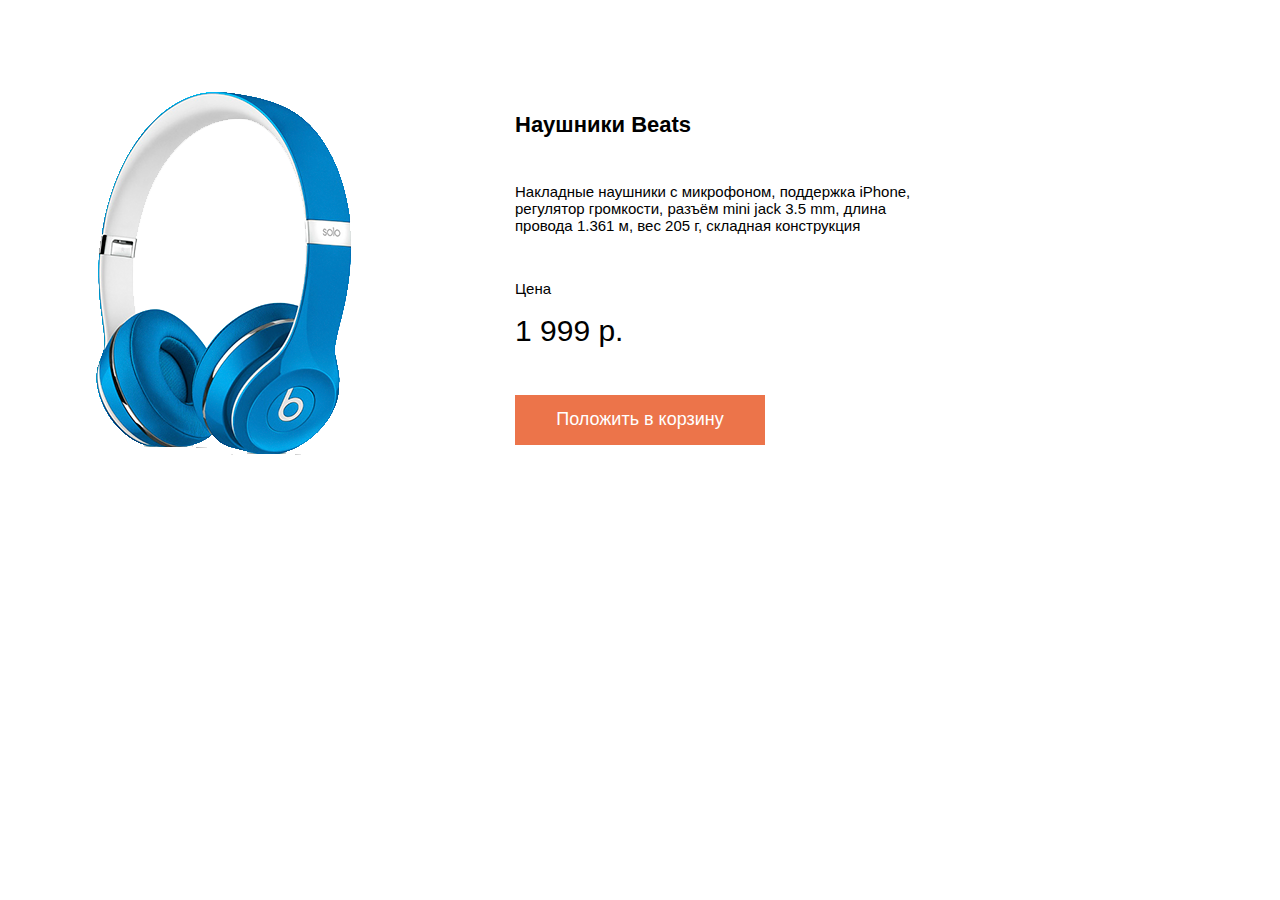
<file: product card/index.html>
<html>
    <head>
        <meta charset="UTF-8">
        <meta name="viewport" content="width=device-width, initial-scale=1.0">
        <title> Product card</title>
        <link rel="stylesheet" href="styles.css">
    </head>
    <body>
    <div class="container">
        <img src="image.png" class="image"> 
        <div class="content">
            <h1 class="header"> Наушники Beats</h1>
            <div class="description"> Накладные наушники с микрофоном, поддержка iPhone, 
                регулятор громкости, разъём mini jack 3.5 mm, длина 
                провода 1.361 м, вес 205 г, складная конструкция</div>
            <div class="price">Цена</div>   
            <div class="price-tag">1 999 р.</div>
            <button type="button" class="button text">Положить в корзину</button>
        </div>
        
    </div>		
    </body>
</html>
</file>
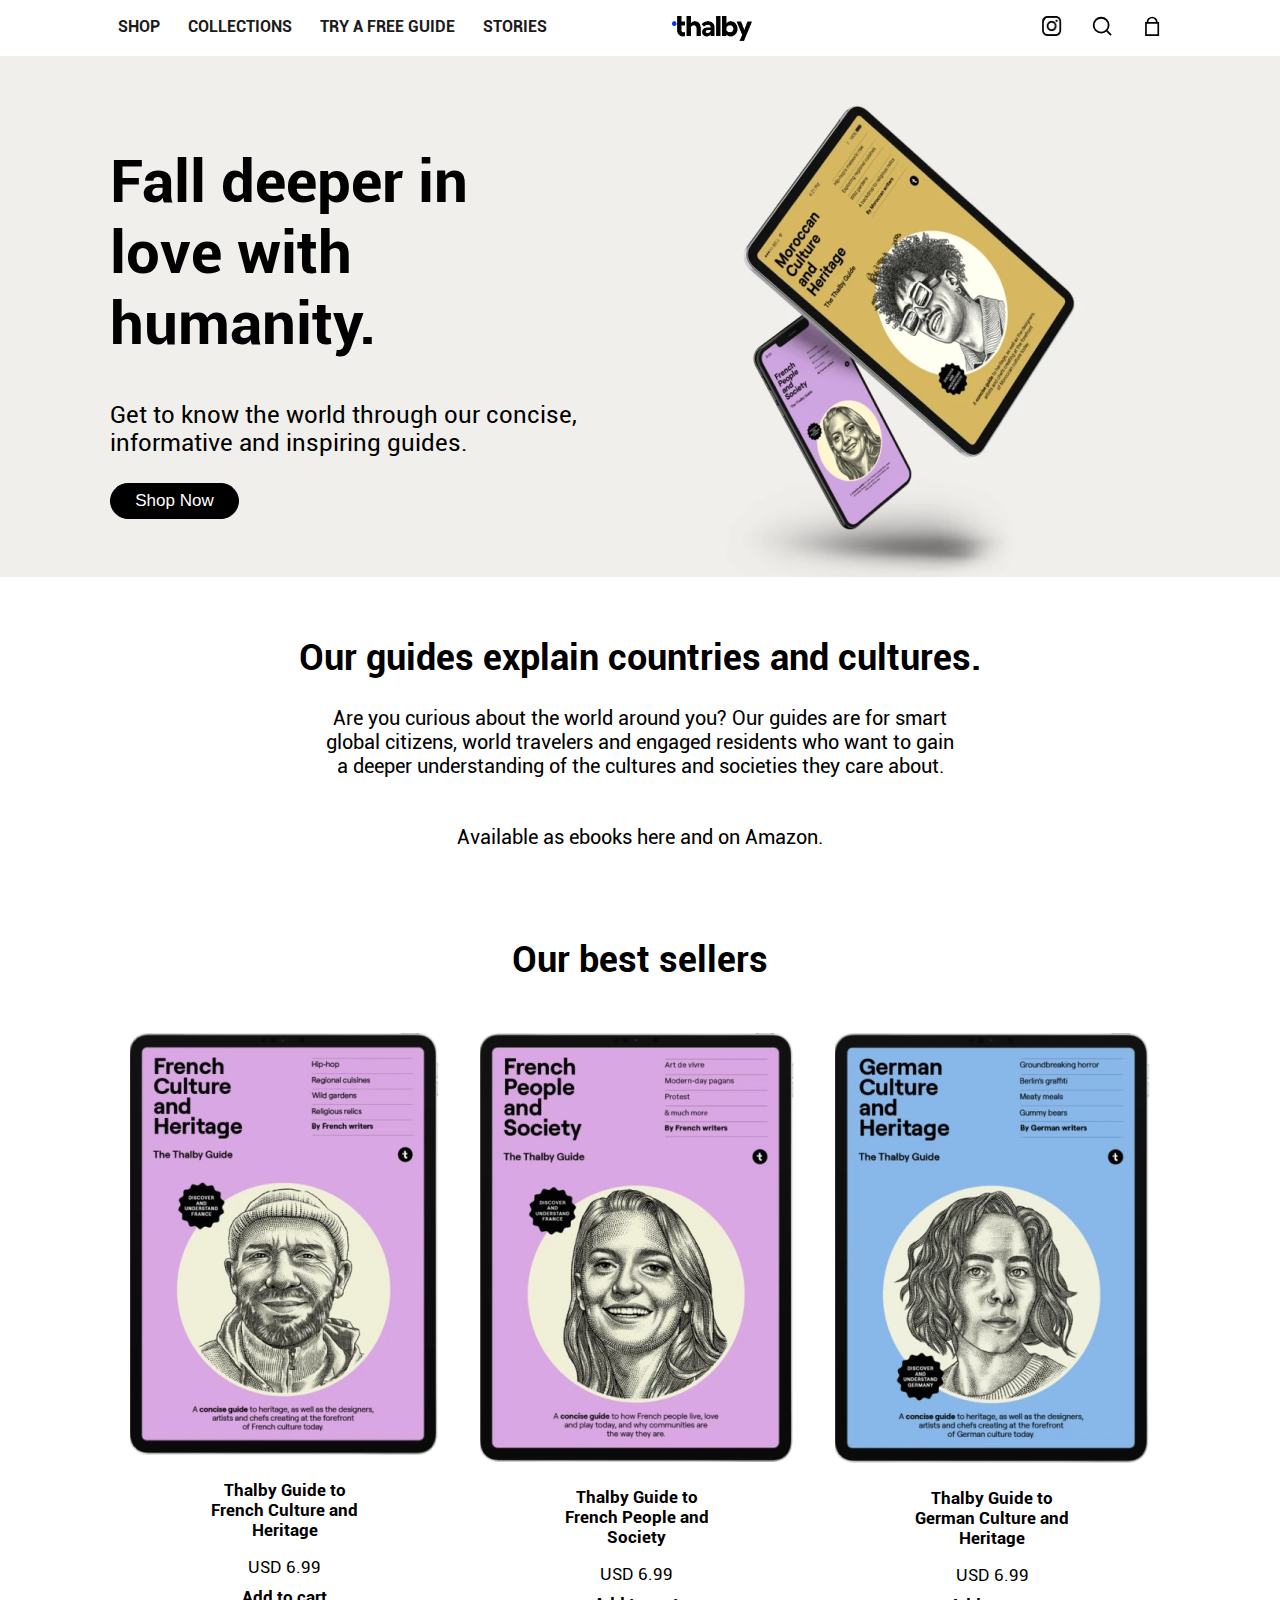
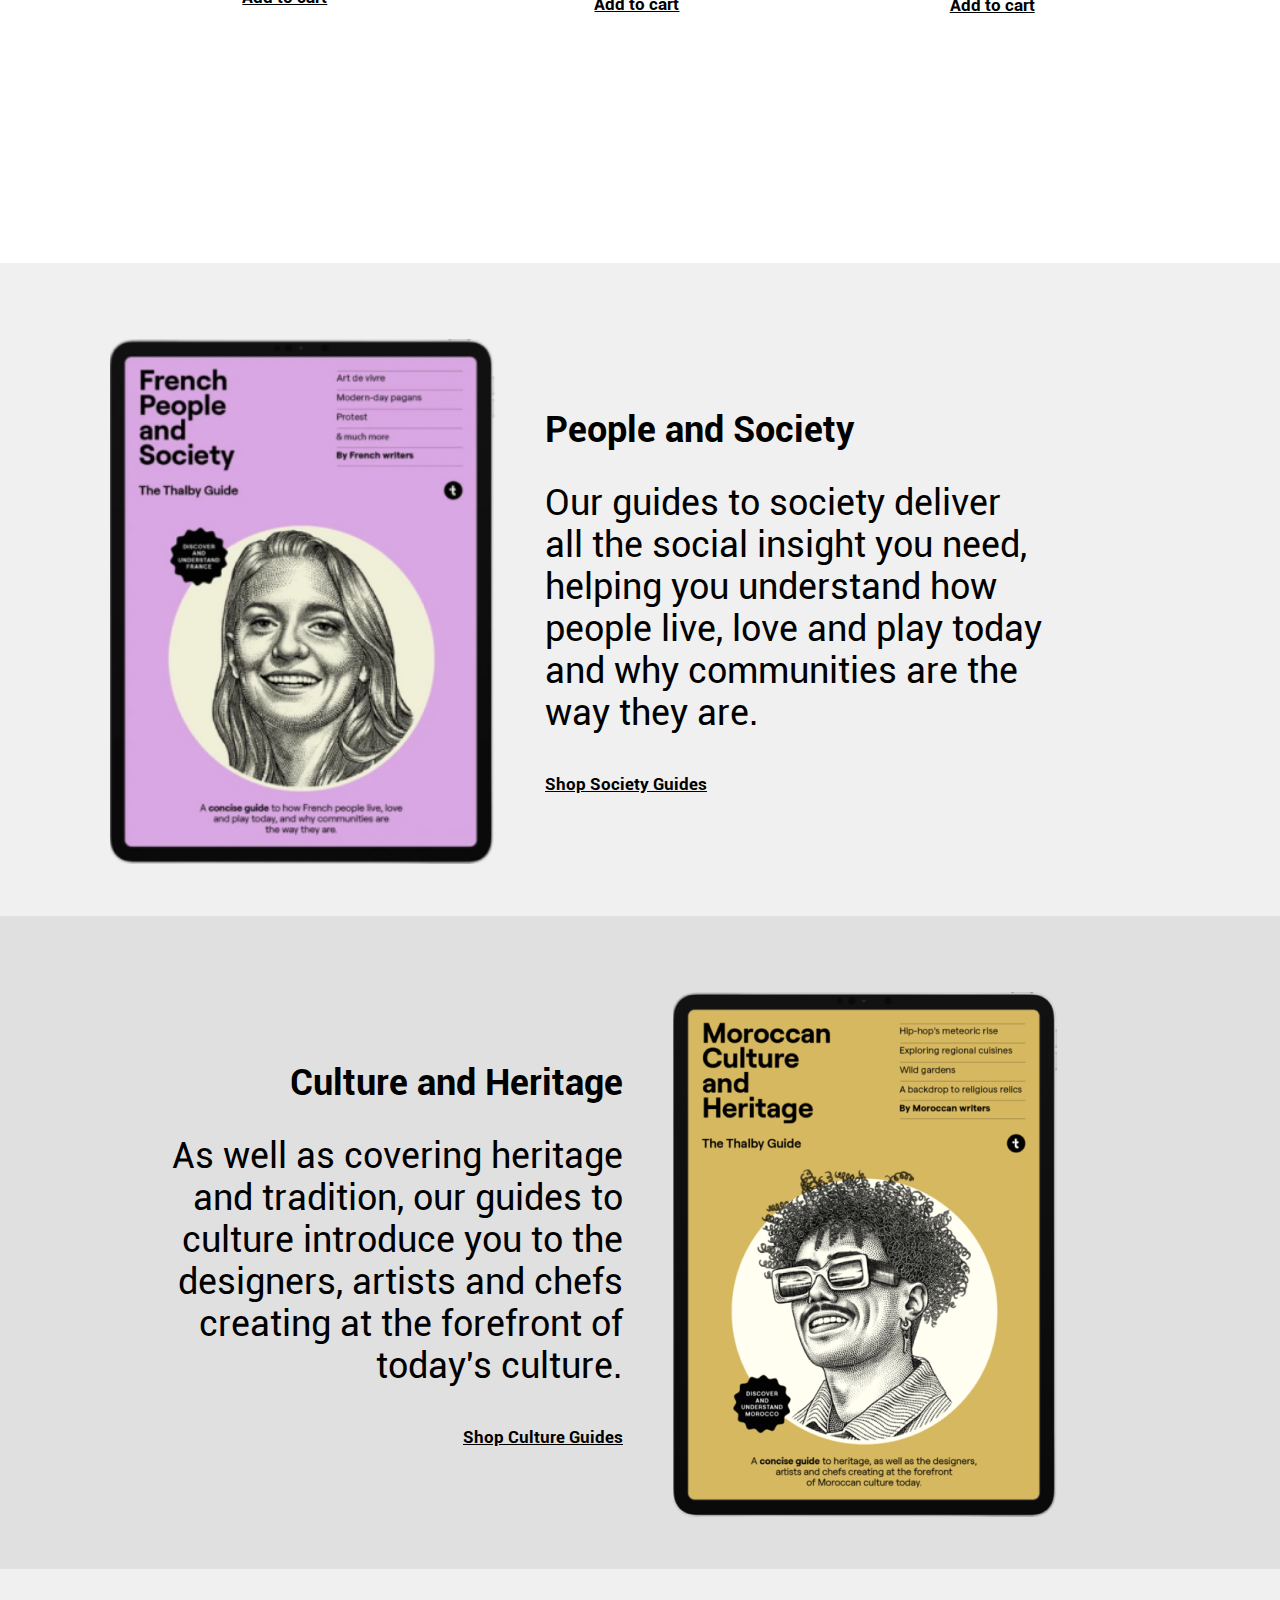
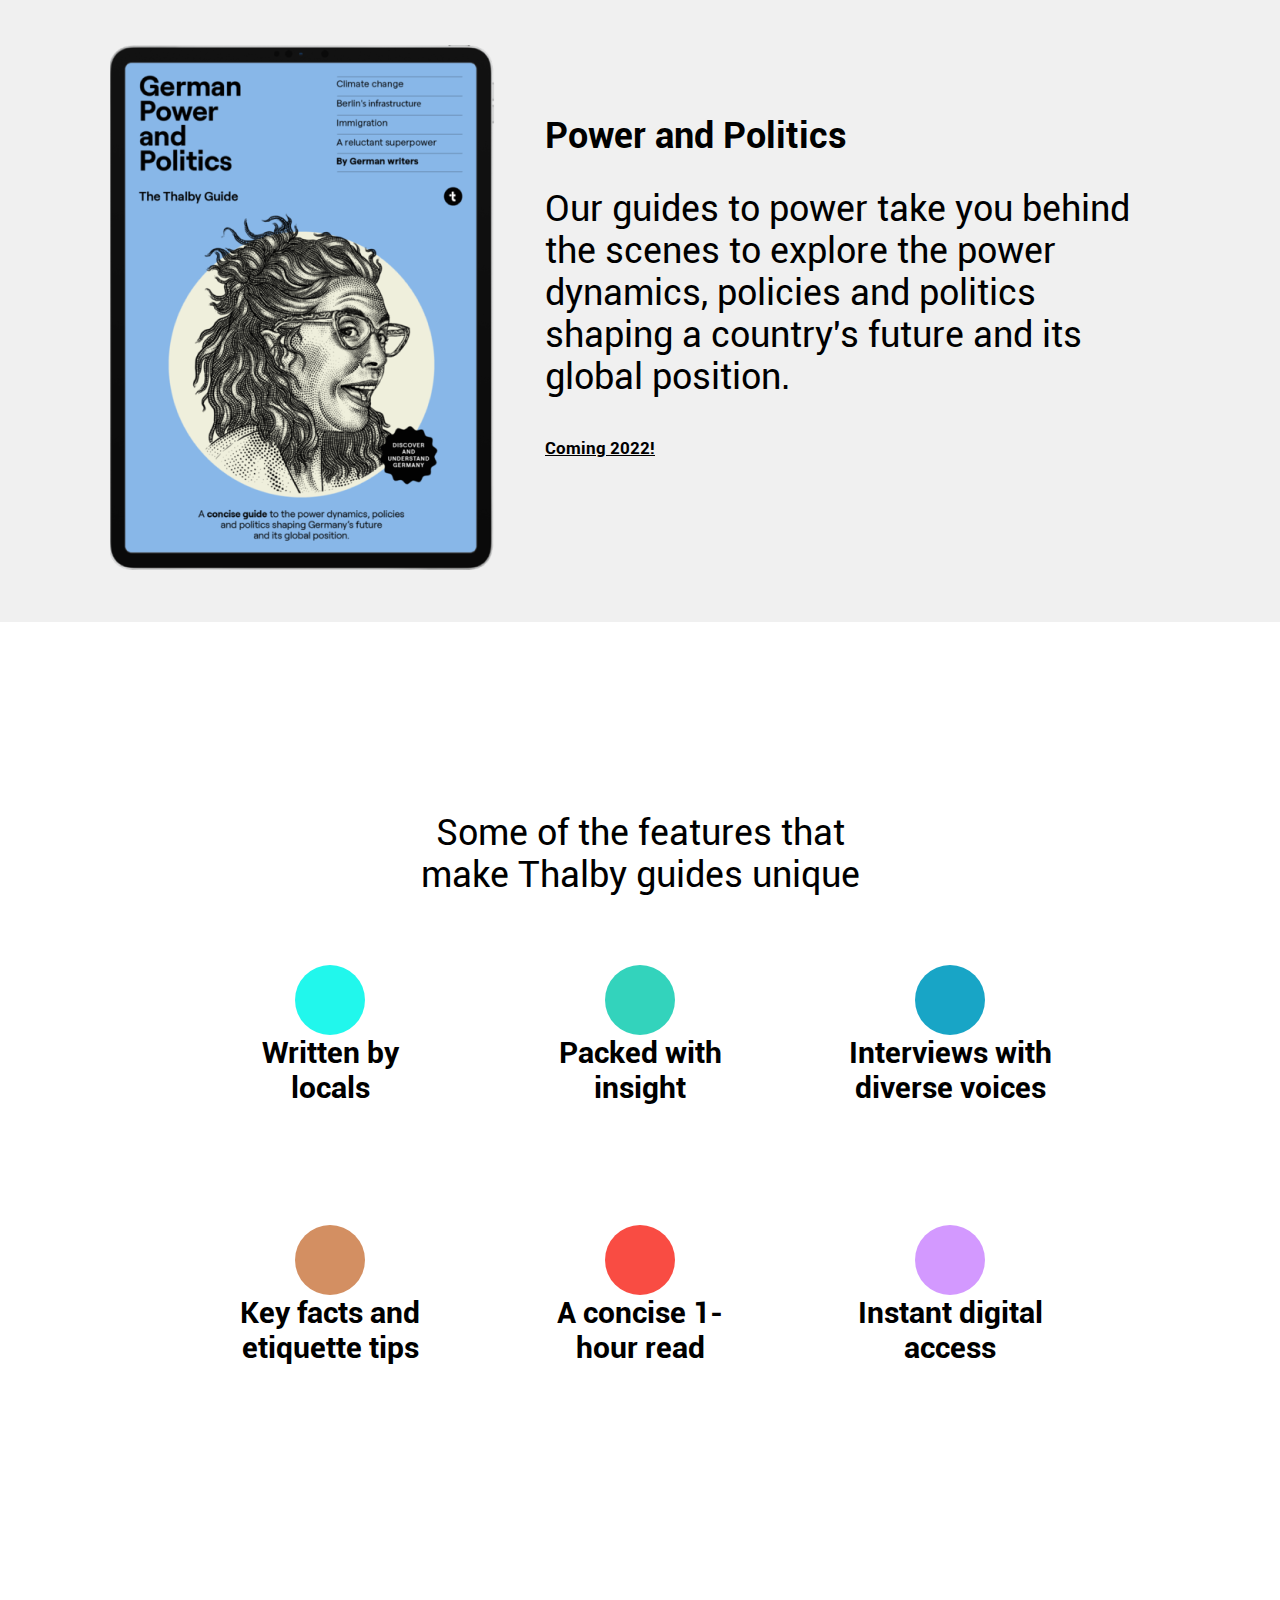
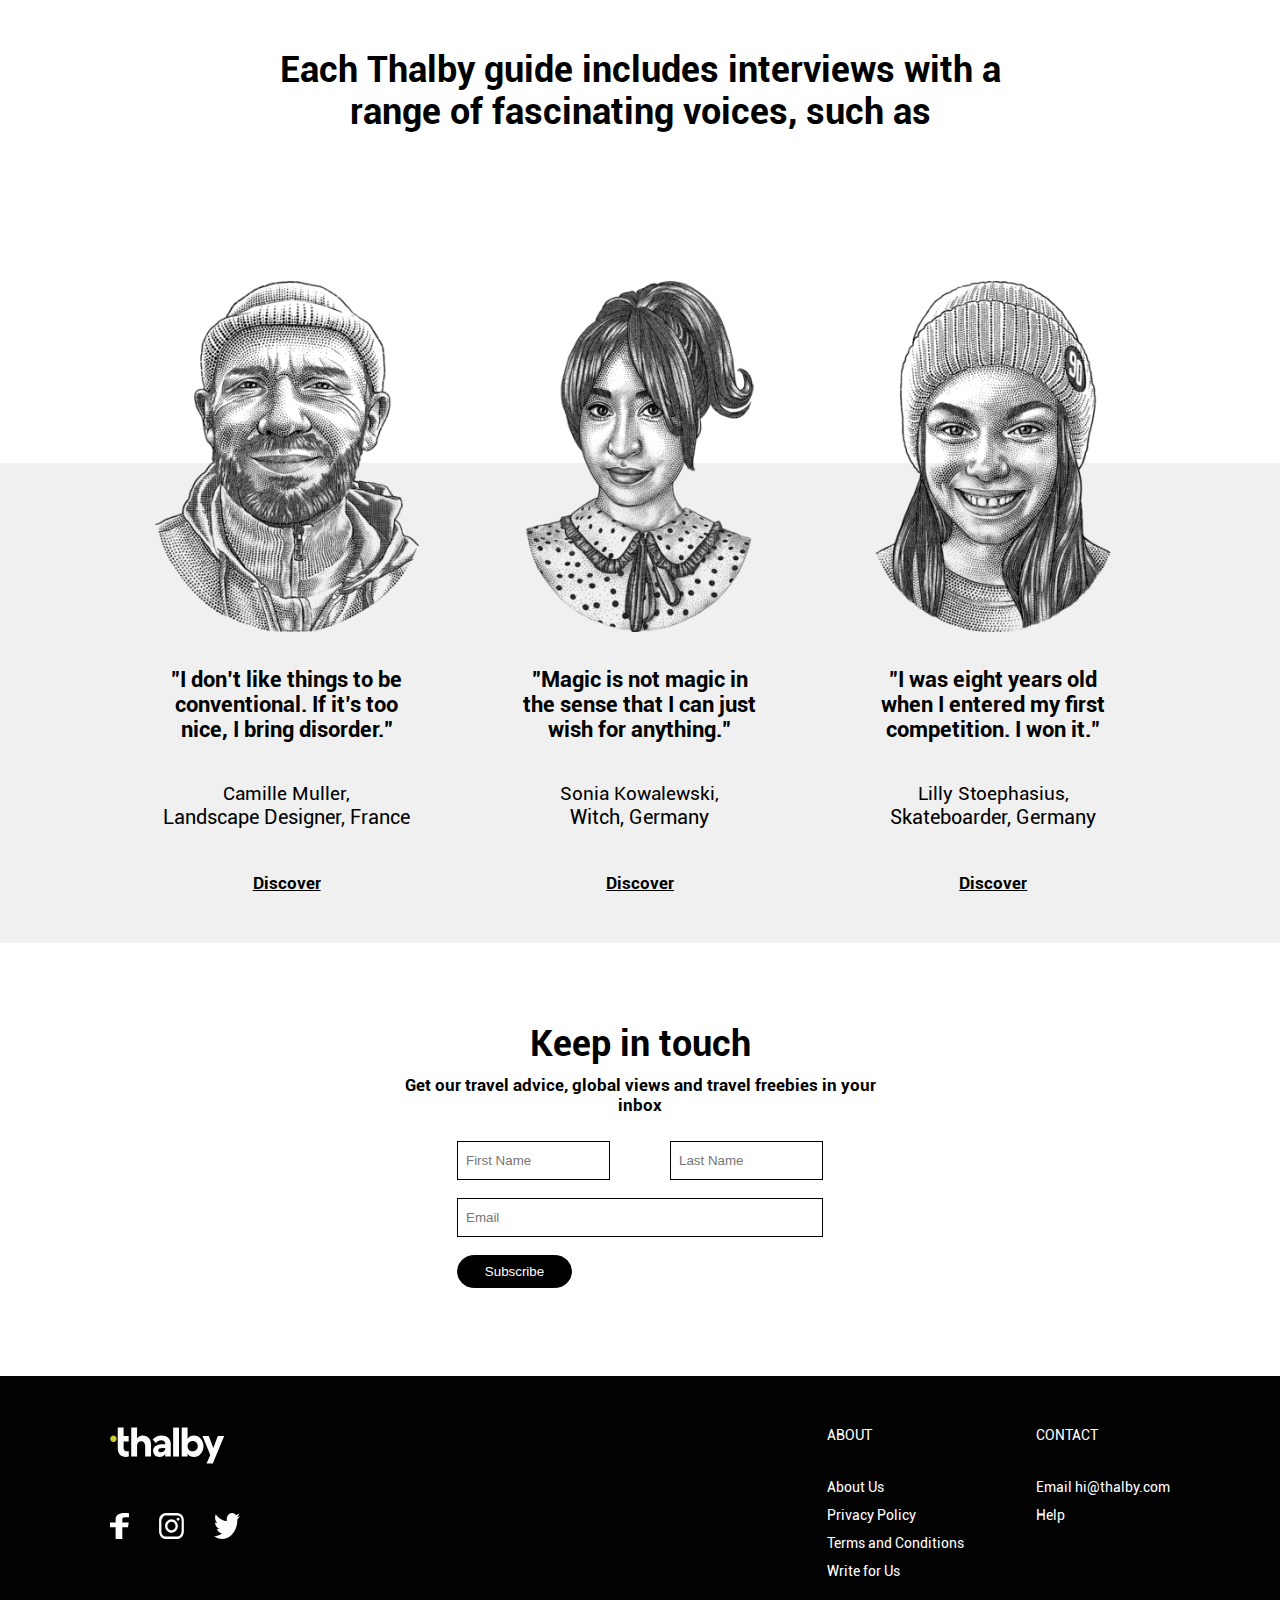
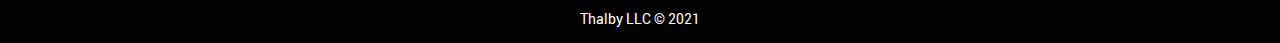
<file: thalby/index.html>
<!DOCTYPE html>
<html lang="ru">
  <head>
    <meta charset="UTF-8">
    <meta http-equiv="X-UA-Compatible" content="IE=edge">
    <link rel="stylesheet" href="style.css" />
    <meta name="viewport" content="width=device-width, initial-scale=1.0">
    <title>Thalby</title>
  </head>

  <body>
    <header class="header">
      <div class="container">
        <div class="header__inner">
          <nav class="header__menu">
            <ul class="menu__list">
              <li class="item-menu">
                <a class="menu__list-link" href="#">Shop</a></li>
              <li class="item-menu">
                <a class="menu__list-link" href="#">Collections</a></li>
              <li class="item-menu">
                <a class="menu__list-link" href="#">Try a Free Guide</a></li>
              <li class="item-menu">
                <a class="menu__list-link" href="#">Stories</a></li>
            </ul>
          </nav>
          <img src="images/logo.png" class="header__logo">
          <div class="header__icon">
            <a class="item__icon__link" href="#"><img src="images/insta.png" class="item__icon"></a>
            <a class="item__icon__link" href="#"><img src="images/search.svg" class="item__icon"></a>
            <a class="item__icon__link" href="#"><img src="images/bag.svg" class="item__icon"></a>
          </div>
        </div>
      </div>
    </header>
    <section class="top">
      <div class="container">
        <div class="top__content">
          <div class="top__block">
            <h1 class="top__title">Fall deeper in love with <span>humanity.</span></h1>
            <p class="top__text">Get to know the world through our concise, informative and inspiring guides.</p>
            <button type="button" class="top__button button">Shop Now</button>
          </div>
          <img src="images/1.png" class="top__image">
        </div>
      </div>
    </section>
    <section class="guides">
      <div class="container">
        <div class="guides__content">
          <h2 class="guides__title title">Our guides explain countries and cultures.</h2>
          <p class="guides__text">Are you curious about the world around you? Our guides are for smart 
          global citizens, world travelers and engaged residents who want to gain 
          a deeper understanding of the cultures and societies they care about.</p>
          <p class="guides__text2">Available as ebooks here and on Amazon.</p>
        </div>  
      </div>
    </section>
    <section class="bestseller">
      <div class="container"> 
        <h2 class="bestseller__title title">Our best sellers</h2>
        <div class="bestseller__row">
          <div class="bestseller__column">
            <img src="images/2.png" class="item-bestseller__image">
            <p class="item-bestseller__text">Thalby Guide to French Culture and Heritage</p>
            <div class="item-bestseller__price">USD 6.99</div>
            <div class="item-bestseller__button underline">Add to cart</div>
          </div>
          <div class="bestseller__column">
            <img src="images/3.png" class="item-bestseller__image"/>
            <p class="item-bestseller__text">Thalby Guide to French People and Society</p>
            <div class="item-bestseller__price">USD 6.99</div>
            <div class="item-bestseller__button underline">Add to cart</div>
          </div>
          <div class="bestseller__column">
            <img src="images/4.png" class="item-bestseller__image"/>
            <p class="item-bestseller__text">Thalby Guide to German Culture and Heritage</p>
            <div class="item-bestseller__price">USD 6.99</div>
            <div class="item-bestseller__button underline">Add to cart</div>
          </div>
        </div>
      </div>
    </section>
    <section class="people">
      <div class="container">
        <div class="people__block">
          <img src="images/3.png" class="people__image"/>
          <div class="people__content">
            <h2 class="people__title title">People and Society</h2>
            <p class="people__text">Our guides to society deliver all 
            the social insight you need, helping you understand how people live, 
            love and play today and why communities are the way they are.</p>
            <div class="people__button underline">Shop Society Guides</div>
          </div>
        </div>
      </div>
    </section>
    <section class="culture">
      <div class="container">
        <div class="culture__block">
          <div class="culture__content">
            <h2 class="culture__title title">Culture and Heritage</h2>
            <p class="culture__text">As well as covering heritage and tradition, our guides to culture introduce 
              you to the designers, artists and chefs creating at the forefront of today's culture.</p>
            <div class="culture__button underline">Shop Culture Guides</div>
          </div>
          <img src="images/9.png" class="culture__image"/>
        </div>
      </div>
    </section>
    <section class="power">
      <div class="container">
        <div class="power_block">
          <img src="images/5.png" class="power__image"/>
          <div class="power__content">
            <h2 class="power__title title">Power and Politics</h2>
            <p class="power__text">Our guides to power take you behind the scenes to explore the power dynamics, 
              policies and politics shaping a country's future and its global position.</p>
            <div class="power__button underline">Coming 2022!</div>
          </div>
        </div>
      </div>
    </section>
    <section class="feature">
      <div class="container">
        <h2 class="feature__title">Some of the features that make Thalby guides unique</h2>
        <div class="feature__block">
          <div class="feature__grid">
            <div class="feature__column">
              <div class="item-feature__color clr1"></div>
              <p class="item-feature__text elem1">Written by locals</p>
            </div>
            <div class="feature__column">
              <div class="item-feature__color clr2"></div>
              <p class="item-feature__text elem2">Packed with insight</p>
            </div>
            <div class="feature__column">
              <div class="item-feature__color clr3"></div>
              <p class="item-feature__text elem3" >Interviews with diverse voices</p>
            </div>
            <div class="feature__column">
              <div class="item-feature__color clr4"></div>
              <p class="item-feature__text elem4">Key facts and etiquette tips</p>
            </div>
            <div class="feature__column">
              <div class="item-feature__color clr5"></div>
              <p class="item-feature__text elem5">A concise 1-hour read</p>
            </div>
            <div class="feature__column">
              <div class="item-feature__color clr6"></div>
              <p class="item-feature__text elem6">Instant digital access</p>
            </div>
          </div>
          
        </div>
      </div>
    </section>
    <section class="interview">
      <div class="container">
        <h2 class="interview__title title">Each Thalby guide includes interviews with a range of fascinating voices, such as</h2>
        <div class="interview__row">
          <div class="interview__column">
            <img src="images/6.png" class="item-interview__image"/>
            <p class="item-interview__review">"I don’t like things to be conventional. If it’s too nice, I bring disorder."</p>
            <p class="item-interview__name">Camille Muller,</p>
            <p class="item-interview__text">Landscape Designer, France</p>
            <div class="item-interview__button underline">Discover</div>
          </div>
          <div class="interview__column">
            <img src="images/7.png" class="item-interview__image"/>
            <p class="item-interview__review">"Magic is not magic in the sense that I can just wish for anything."</p>
            <p class="item-interview__name">Sonia Kowalewski,</p>
            <p class="item-interview__text">Witch, Germany</p>
            <div class="item-interview__button underline">Discover</div>
          </div>
          <div class="interview__column">
            <img src="images/8.png" class="item-interview__image"/>
            <p class="item-interview__review">"I was eight years old when I entered my first competition. I won it."</p>
            <p class="item-interview__name">Lilly Stoephasius,</p>
            <p class="item-interview__text">Skateboarder, Germany</p>
            <div class="item-interview__button underline">Discover</div>
          </div>
          <div class="rectangle"></div>
        </div>
        
      </div>
    </section>
    <section class="subscribe">
      <div class="container">
        <div class="subscribe__title title">Keep in touch</div>
        <div class="subscribe__block">
          <p class="subscribe__text">Get our travel advice, global views and travel freebies in your inbox</p>
          <form>
            <div class="subscribe__form">
              <input class="subscribe__input name" placeholder="First Name">
              <input class="subscribe__input name" placeholder="Last Name">
              <input class="subscribe__input email" placeholder="Email">
            </div> 
            <button class="subscribe__button button">Subscribe</button>
          </form> 
        </div>      
      </div>
    </section>
    <footer class="footer">
      <div class="container">
        <div class="footer__inner">
          <div class="footer__icon">
            <img src="images/logo1.svg" class="footer__logo">
            <a class="item__icon__link" href="#"><img src="images/facebook.svg" class="item__ficon"></a>
            <a class="item__icon__link" href="#"><img src="images/insta1.svg" class="item__ficon"></a>
            <a class="item__icon__link" href="#"><img src="images/twitter.svg" class="item__ficon"></a>
          </div>
          <div class="footer_info">
            <div class="footer__about">
              <p class="footer__h text"> ABOUT</p>
              <div class="item-footer__about">
                <div class="item-footer__text text">About Us</div>
                <div class="item-footer__text text">Privacy Policy</div>
                <div class="item-footer__text text">Terms and Conditions</div>
                <div class="item-footer__text text">Write for Us</div>
              </div>
            </div>
            <div class="footer__contact">
              <p class="footer__h text"> CONTACT</p>
              <div class="item-footer__contact">
                <div class="item-footer__text text">Email hi@thalby.com</div>
                <div class="item-footer__text text">Help</div>
              </div>
            </div>
          </div> 
        </div>
        <p class="footer__label text">Thalby LLC © 2021</p>
      </div>
    </footer>
  </body>
</html>
</file>
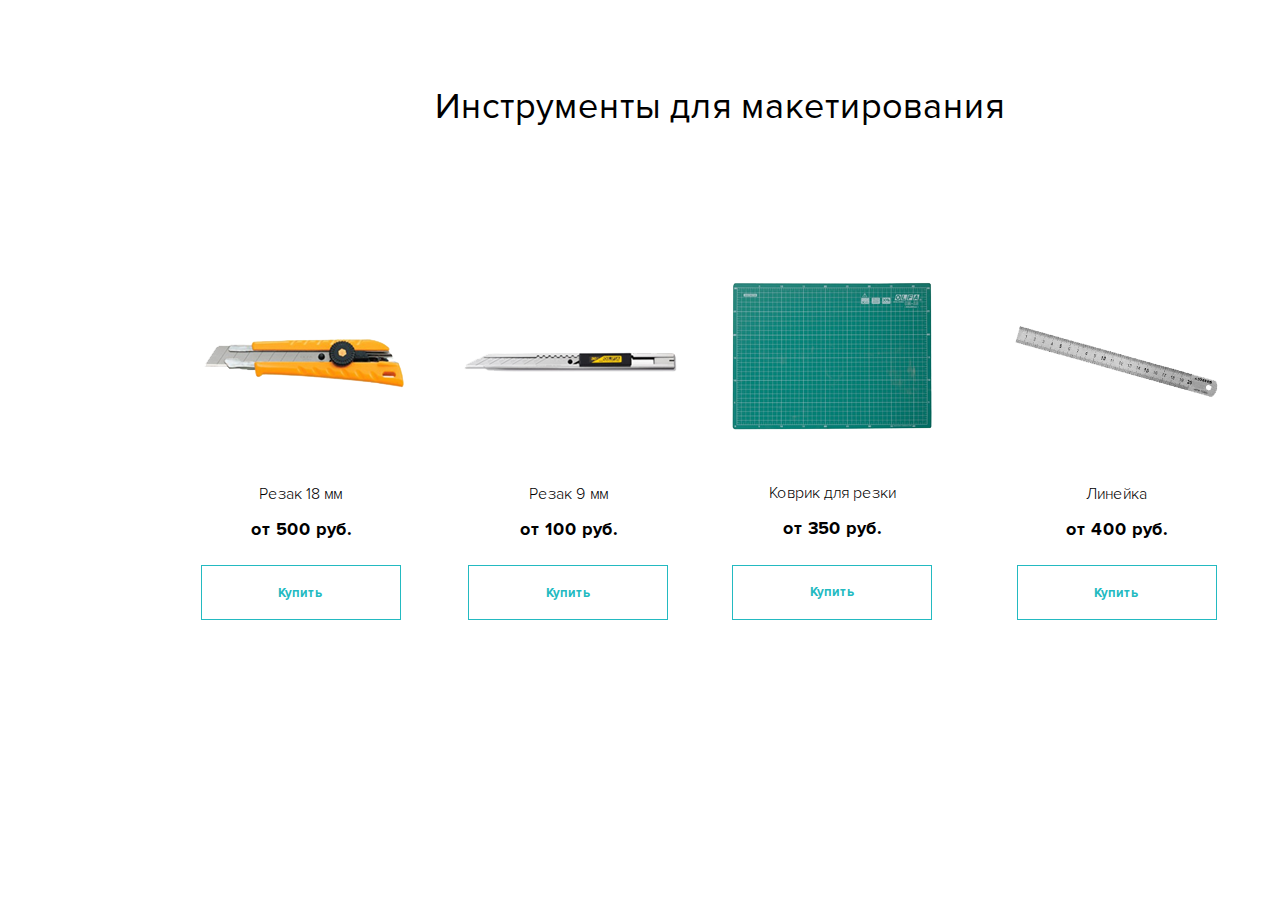
<file: tools_card/index.html>
<html>
    <head>
        <meta charset="UTF-8">
        <meta name="viewport" content="width=device-width, initial-scale=1.0">
        <title> Tools card</title>
        <link rel="stylesheet" href="style.css">
    </head>
    <body>
        <!--Инструменты-->
        <div class="container">
            <h1 class="header"> Инструменты для макетирования </h1>
            <div class="blocks">
                <div class="block">
                    <img src="images/image1 1.png" class="image"> 
                    <div class="text">Резак 18 мм</div>
                    <div class="price"> от 500 руб.</div>
                    <button type="button" class="button text1">Купить</button>
                </div>
                <div class="block">
                    <img src="images/image2 1.png" class="image"> 
                    <div class="text">Резак 9 мм</div>
                    <div class="price"> от 100 руб.</div>
                    <button type="button" class="button text1">Купить</button>
                </div>
                <div class="block">
                    <img src="images/image3 1.png" class="image"> 
                    <div class="text">Коврик для резки</div>
                    <div class="price"> от 350 руб.</div>
                    <button type="button" class="button text1">Купить</button>
                </div>
                <div class="block">
                    <img src="images/image4 1.png" class="image"> 
                    <div class="text">Линейка</div>
                    <div class="price"> от 400 руб.</div>
                    <button type="button" class="button text1">Купить</button>
                </div>
            </div>
        </div>
    </body>
</html>
</file>
<file: product card/styles.css>
body{
    padding: 0;
    margin: 0;
    border: 0;
    font-family: 'Arial';
}
.image{
    width: 376px;
    height: 375px;
    margin-top: 86px;
    margin-right: 102px;
    margin-left: 37px;
}
.container{
    display: flex;  
}
.content{
    margin-top: 97px;
}
.header{
    width: 177px;
    height: 25px;
    margin-bottom: 46px;   
    font-weight: 700;
    font-size: 22px;
    line-height: 25px;
    color: #000000;
}
.description{
    width: 400px;
    height: 51px;
    margin-bottom: 46px;
    font-weight: 400;
    font-size: 15px;
    line-height: 17px;
    color: #000000;
}
.price{
    width: 37px;
    height: 17px;
    margin-bottom: 17px;
    font-weight: 400;
    font-size: 15px;
    line-height: 17px;
    color: #000000;
}
.price-tag{
    width: 109px;
    height: 34px;
    margin-bottom: 47px;
    font-weight: 400;
    font-size: 30px;
    line-height: 34px;
    color: #000000;
}
.button{
    box-sizing: border-box;
    width: 250px;
    height: 50px;
    border: none;
    background-color: #EC744A   
}
.text{
    font-weight: 400;
    font-size: 18px;
    line-height: 21px;
    text-align: center;
    color: #FFFFFF;
}
</file>
<file: thalby/style.css>
html, body, div, span, h1, h2, h3, h4, h5, h6, p, a, 
img, dl, dt, dd, ol, ul, li,
fieldset, form, label, legend, footer, header, 
menu, nav, section {
	margin: 0;
	padding: 0;
	border: 0;
	font-size: 100%;
	font: inherit;
	vertical-align: baseline;
}
@font-face{
    font-family: 'Roboto Regular';
    font-display: swap;
    src: local('Roboto'),
        url('fonts/Roboto/roboto_regular.woff2') format('woff2');
    font-style: normal;
    font-weight: 400;
}
@font-face{
    font-family: 'Roboto Bold';
    font-display: swap;
    src: local('Roboto'),
        url('fonts/Roboto/roboto_bold.woff2') format('woff2');
    font-style: normal;
    font-weight: 700;
}
*{
    box-sizing:border-box;
}
body{
    background-color: #FFFF;
    font-family: 'Roboto Regular';
}

.top__title{
    font-family: 'Roboto Bold';
    font-size: 60px;
    max-width: 534px;
    color: #000000;  
    margin-bottom: 42px;
}
.top__title span {
    display: block;
  }
.top__text{
    font-size: 24px;
    color: #000000;
    width: 481px;
    margin-bottom: 26px;
}
.top__button{
    color: #FFFFFF;
    font-size: 17px;
    height: 36px;
    width: 129px;
}
.button{
    background: #000000;
    border: 1px solid #000000;
    border-radius: 100px;
}
.top__image{
    width: 599px;
    height: 521px;
}
.top{
    background: #F0EFEB;
}
.container{
    max-width: 1080px;
    padding: 0 10px;
    margin: 0 auto;
}
.top__block{
    padding-top: 90px;
}
.top__content{
    display: flex; 
}
.guides{
    padding-top: 60px;
    padding-bottom: 90px;
}
.guides__content{
    display: flex;
    align-items: center;
    flex-direction: column;

}
.title{
    font-family: 'Roboto Bold';
    font-size: 36px;
    color: #000000;
}
.guides__title{
    text-align: center;
    margin-bottom: 27px;
    max-width: 692px;
}
.guides__text{
    font-size: 20px;
    color: #000000;
    text-align: center;
    max-width: 640px;
    margin-bottom: 47px;
}
.guides__text2{
    font-size: 20px;
    color: #000000;
    text-align: center;
    max-width: 400px;
}
.bestseller__title{
    height: 42px;
    margin-bottom: 52px;
    display: block;
    text-align: center;
}
.bestseller__row{
    display: flex;
    justify-content: space-around;
}
.item-bestseller__text{
    width: 156px;
    font-family: 'Roboto Bold';
    font-size: 17px;
    text-align: center;
    margin-bottom: 17px;
}
.item-bestseller__price{
    width: 73px;
    font-size: 17px;
    margin-bottom: 10px;
}
.underline{
    font-family: 'Roboto Bold';
    font-size: 17px;
    text-decoration-line: underline;
    color: #000000;
}
.bestseller__column{
    display: flex;
    align-items: center;
    flex-direction: column;
}
.item-bestseller__image{
    margin-bottom: 25px;
}
.bestseller{
    margin-bottom: 248px;
}
.people{
    background: rgba(204, 204, 204, 0.3);
}
.people__block{
    padding-top: 76px;
    padding-bottom: 52px;
    display: flex;
}
.people__title{
    margin-bottom: 31px;
}
.people__text{
    width: 498px;
    height: 252px;
    font-size: 36px;
    margin-bottom: 40px;
}
.people__content{
    margin-left: 50px;
    margin-top: 70px;
}
.people__image{
    height: 525px;
    width: 385px;
}
.culture{
    background: rgba(204, 204, 204, 0.6);
}
.culture__block{
    padding-top: 76px;
    padding-bottom: 52px;
    display: flex;
}
.culture__content{
    margin-right: 50px;
    margin-top: 70px;
}
.culture__text{
    width: 513px;
    height: 252px;
    font-size: 36px;
    margin-bottom: 40px;
    text-align: end;
}
.culture__title{
    margin-bottom: 31px;
    text-align: end;
}
.culture__button{
    text-align: end;
}
.power{
    background: rgba(204, 204, 204, 0.3);
}
.power_block{
    padding-top: 76px;
    padding-bottom: 52px;
    display: flex;
}
.power__content{
    margin-left: 50px;
    margin-top: 70px;
}
.power__title{
    margin-bottom: 31px;
}
.power__text{
    width: 530 px;
    height: 210px;
    font-size: 36px;
    margin-bottom: 40px;
}
.feature{
    padding-top: 190px;
    padding-bottom: 163px;
}
.feature__title{
    font-size: 36px;
    width: 450px;
    height: 84px;
    text-align: center;
    margin: 0 auto;
    margin-bottom: 69px;
}
.item-feature__text{
    font-family: 'Roboto Bold';
    font-size: 30px;
    text-align: center;
}
.item-feature__color{
    width: 70px;
    height: 70px;
    border-radius: 35px;
}
.clr1{
    background: #21F7EC;
}
.clr2{
    background: #33D3BC;
}
.clr3{
    background: #18A5C6;
}
.clr4{
    background: #D38F62;
}
.clr5{
    background: #F94C43;
}
.clr6{
    background: #D399FF;
}
.feature__block{
    display: flex;
    flex-wrap: wrap;
    justify-content: center;
    width: 1440;
    margin-bottom: 111px;
}
.feature__grid{
    display: grid;
    grid-auto-rows: 150px;
    grid-auto-columns: 170px; 
    grid-template-columns: repeat(3, 200px);
    grid-gap: 110px;
}

.feature__column{
    display: flex;
    align-items: center;
    flex-direction: column;
}
.elem1{
    width: 146px;
}
.elem2{
    width: 170px;
}
.elem3{
    width: 211px;
}
.elem4{
    width: 189px;
}
.elem5{
    width: 188px;
}
.elem6{
    width: 188px;
}
.interview__title{
    width: 750px;
    height: 87px;
    text-align: center;
    margin: 0 auto;
    margin-bottom: 145px;
}
.interview__row{
    display: flex;
    justify-content: space-around;
    position: relative;
    z-index: 4;
}
.interview__column{
    display: flex;
    align-items: center;
    flex-direction: column;
}
.item-interview__review{
    width: 248px;
    font-family: 'Roboto Bold';
    font-size: 22px;
    text-align: center;
    margin-bottom: 40px;
}
.item-interview__name{
    font-size: 19px;
    text-align: center;
}
.item-interview__text{
    font-size: 20px;
    text-align: center;
    margin-bottom: 44px;
}
.item-interview__image{
    margin-bottom: 35px;
}
.interview{
    margin-bottom: 130px;
}
.rectangle{
    width: 1440px;
    height: 480px;
    background: #F0F0F0;
    position:absolute;
    bottom: -50px;
    z-index: -1;
}
.subscribe__title{
    text-align: center;
    margin-bottom: 10px;
}
.subscribe__text{
    font-family: 'Roboto Bold';
    font-size: 17px;
    text-align: center;
    width: 496px;
    margin-bottom: 26px;
}
.subscribe__input{
    border: 1px solid #000000;
    border-radius: 0px;
    height: 39px;
    padding-left: 8px;
}
.subscribe__form{
    width: 366px;
    display: flex;
    flex-wrap: wrap;
    justify-content: space-between;
}
.name{
    width: 153px;
    margin-bottom: 18px;
}
.email{
    width: 366px;
    margin-bottom: 18px;
}
.subscribe__button{
    width: 115px;
    height: 33px;
    color: #FFFFFF;
}
.subscribe{
    margin-bottom: 88px;
}
.subscribe__block{
    display: flex;
    flex-direction: column;
    align-items: center;
}
.header{
    background: #FFFFFF;
    /* width: 100%; */
    height: 56px;
    display: flex;
    align-items: center;
}
a {
    color: inherit;
    text-decoration: none;
  }
  .menu__list {
	display: flex;
    list-style: none;
}
.item-menu{
    color: #1C1B1B;
    margin-right: 28px;
}
.menu__list-link {
	text-transform: uppercase;
    font-family: 'Roboto Bold';
	font-size: 16px;
    color: #1C1B1B;
	line-height: 21px;
	padding-bottom: 5px;
	transition: all 0.5s;
	border-bottom: 1px solid transparent;
}
.menu__list-link:hover {
	border-bottom: 1px solid #fefefe;
}
.header__menu{
    margin-right: 97px;
}
.header__inner{
    display: flex;
}
.item__icon{
    width: 20px;
    height: 20px;
}
.item__icon__link:not(:last-child) {
    margin-right: 26px;
  }
.header__logo{
    width: 80px;
    height: 25px;
    margin-right: 290px;
    
}
.footer{
    width: 100%;
    background: #020202;
    padding-top: 51px;
    padding-bottom: 16px;
}
.footer__inner{
    display: flex;
    justify-content: space-between;
    margin-bottom: 20px;
}
.footer__logo{
    width: 115px;
    margin-bottom: 45px;
}
.fitem__icon{
    width: 25px;
    height: 25px;
}
.item__icon__link:not(:last-child) {
    margin-right: 26px;
  }
.footer__icon{
    width:  160px; 
}
.text{
    font-size: 14px;
    color: #FFFFFF;
}
.footer__h{
    margin-bottom: 36px;
}
.item-footer__text{
    margin-bottom: 12px;
}
.footer_info{
    display: flex;
}
.footer__about{
    margin-right: 72px;
}

.footer__label{
    text-align: center;
}
</file>
<file: tools_card/style.css>
html, body, div, span, applet, object, iframe,
h1, h2, h3, h4, h5, h6, p, blockquote, pre,
a, abbr, acronym, address, big, cite, code,
del, dfn, em, img, ins, kbd, q, s, samp,
small, strike, strong, sub, sup, tt, var,
b, u, i, center,
dl, dt, dd, ol, ul, li,
fieldset, form, label, legend,
table, caption, tbody, tfoot, thead, tr, th, td,
article, aside, canvas, details, embed, 
figure, figcaption, footer, header, hgroup, 
menu, nav, output, ruby, section, summary,
time, mark, audio, video {
	margin: 0;
	padding: 0;
	border: 0;
	font-size: 100%;
	font: inherit;
	vertical-align: baseline;
}
html{
    box-sizing:border-box;
}
body{
    padding: 0;
    margin: 0 auto;
    border: 0;
    background-color: #FFFF;
}
@font-face{
    font-family: 'Proxima Nova Regular';
    font-display: swap;
    src: local('Proxima Nova'),
        url('fonts/Proxima Nova/ProximaNova-Regular.woff2') format('woff2');
    font-style: normal;
    font-weight: 400;
}
@font-face{
    font-family: 'Proxima Nova Light';
    font-display: swap;
    src: local('Proxima Nova'),
        url('fonts/Proxima Nova/ProximaNova-Light.woff2') format('woff2');
    font-style: normal;
    font-weight: 300;
}
@font-face{
    font-family: 'Proxima Nova Bold';
    font-display: swap;
    src: local('Proxima Nova'),
        url('fonts/Proxima Nova/ProximaNova-Bold.woff2') format('woff2');
    font-style: normal;
    font-weight: 700;
}
.container{
    display: flex;
    justify-content: center;
    flex-wrap: wrap;
    width: 1440;
    padding-top: 85px;
}
.header{
    text-align: center;
    font-family: 'Proxima Nova Regular';
    font-size: 36px;
    width: 582px;
    height: 44px;
    color: #000000;
    margin-bottom: 125px;
}
.blocks{
    width: 1150px;
    display: flex; 
    justify-content: space-evenly;
}
.block{
    display: flex;
    flex-direction: column;
    justify-content: space-between;
    align-items: center;
}
.image{
    align-self: center;
    margin-bottom: 20px;
}
.text{
    text-align: center;
    width: 130px;
    height: 16px;
    font-family: 'Proxima Nova Light';
    font-size: 16px;
    color: #000000;
    margin-bottom: 18px;
}
.price{
    text-align: center;
    width: 125px;
    height: 22px;
    font-family: 'Proxima Nova Bold';
    font-size: 18px;
    color: #000000;
    margin-bottom: 25px;
}
.button{
    width: 200px;
    height: 55px;
    background: rgba(0, 0, 0, 0.0001);
    border: 1px solid #23BAC1;
}
.text1{
    font-family: 'Proxima Nova Bold';
    font-size: 13px;
    color: #23BAC1;
}
</file>
